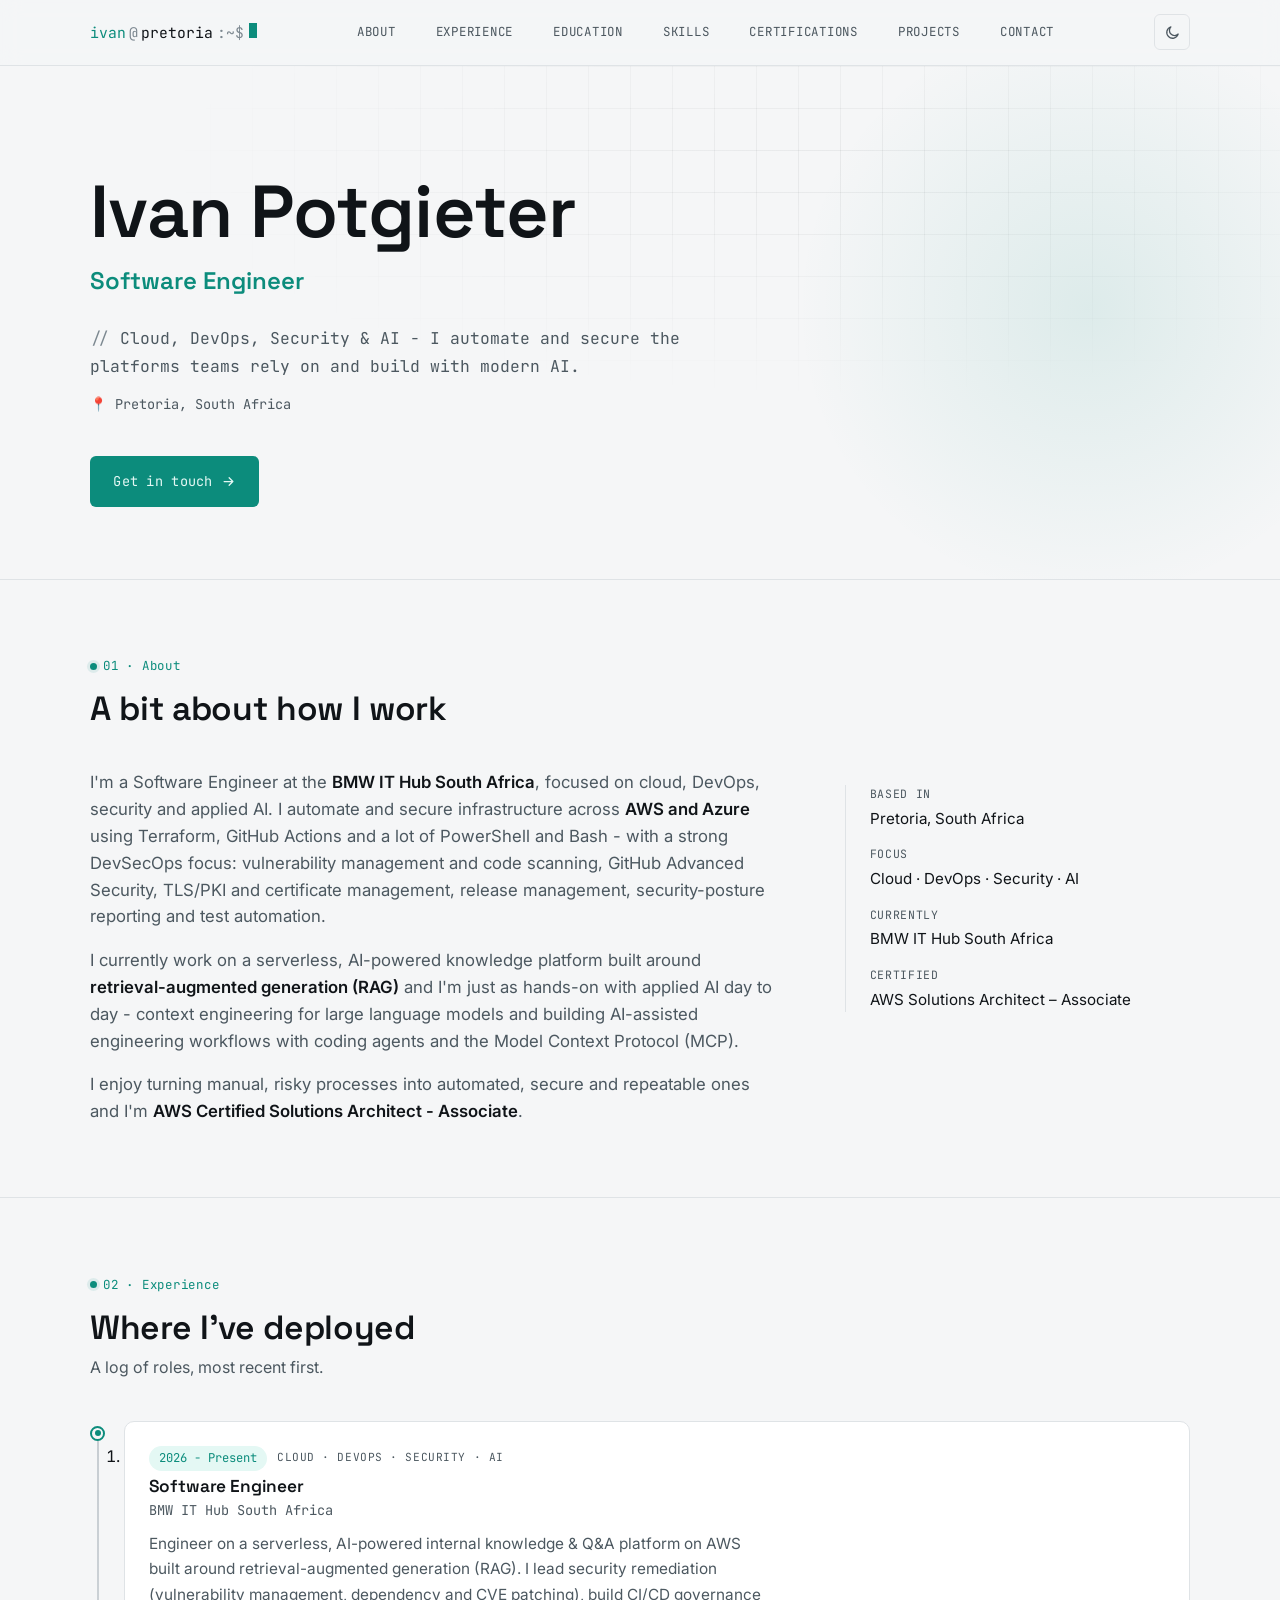
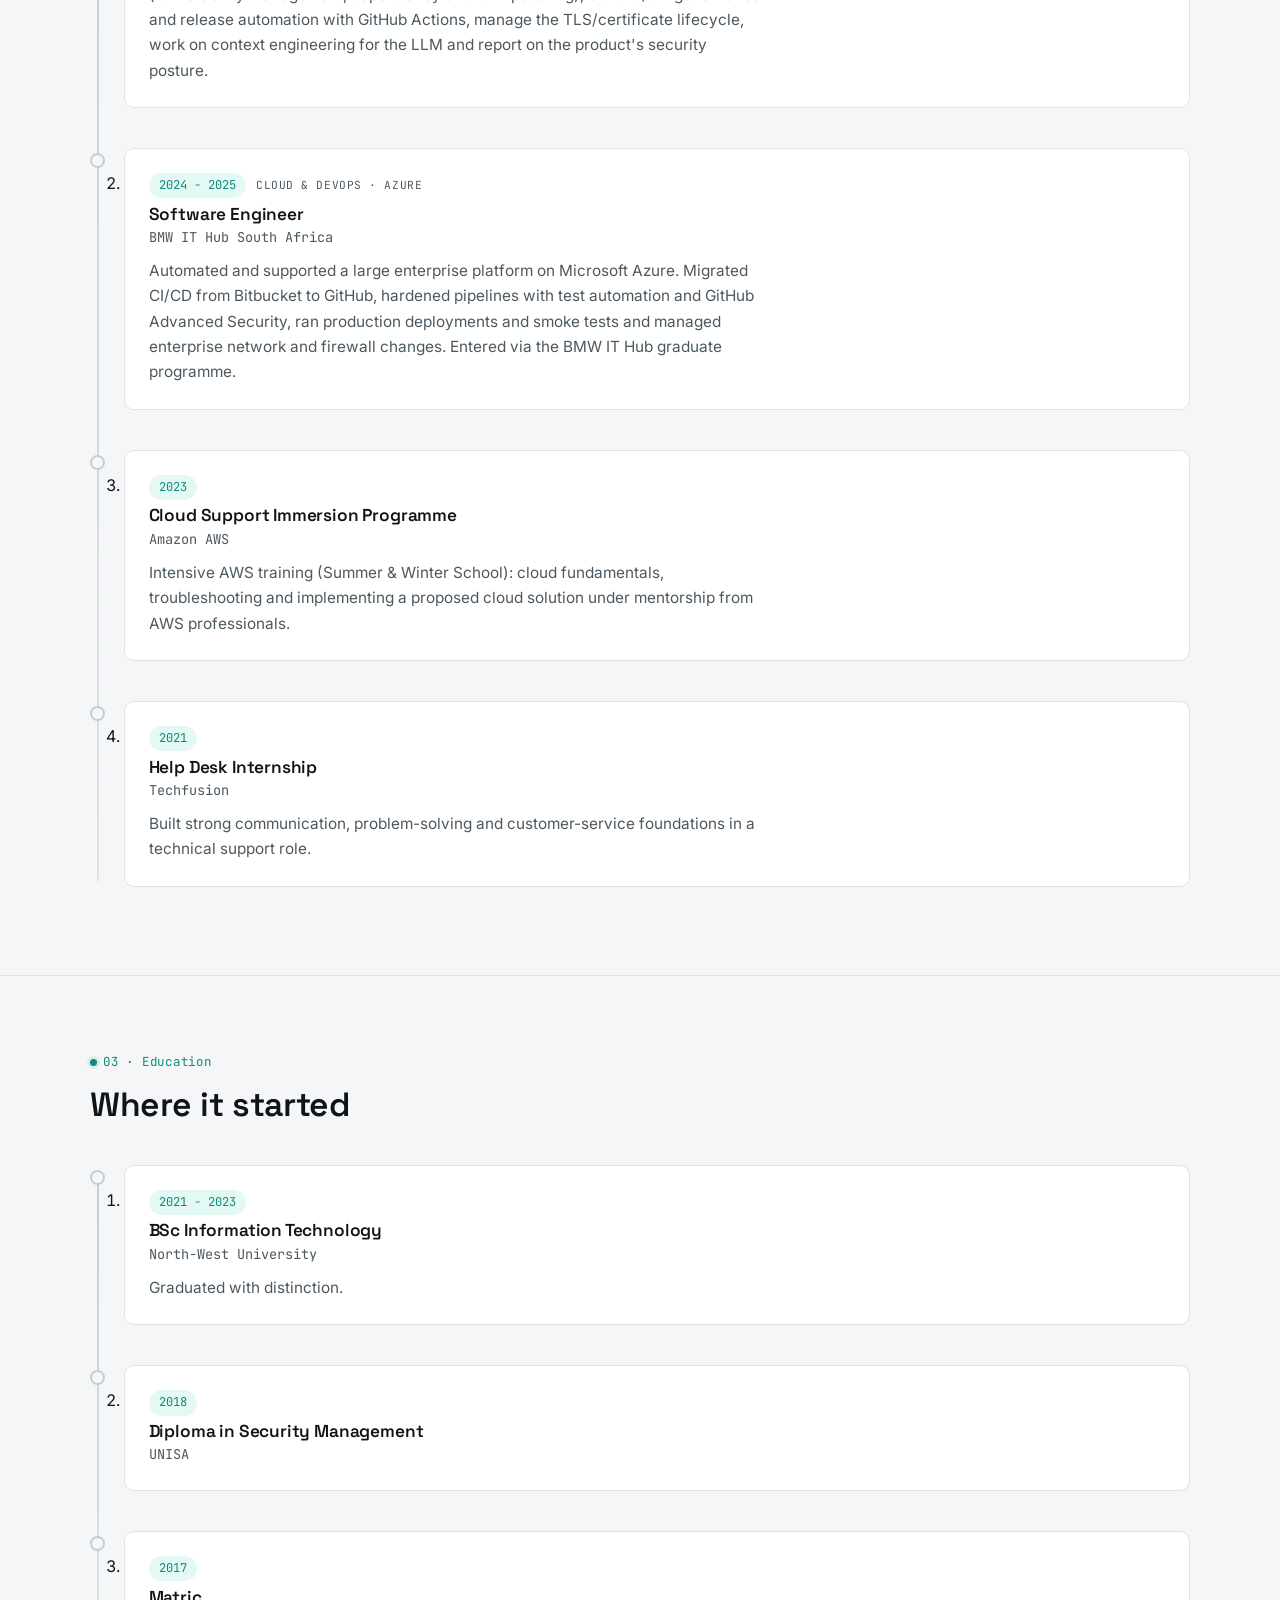
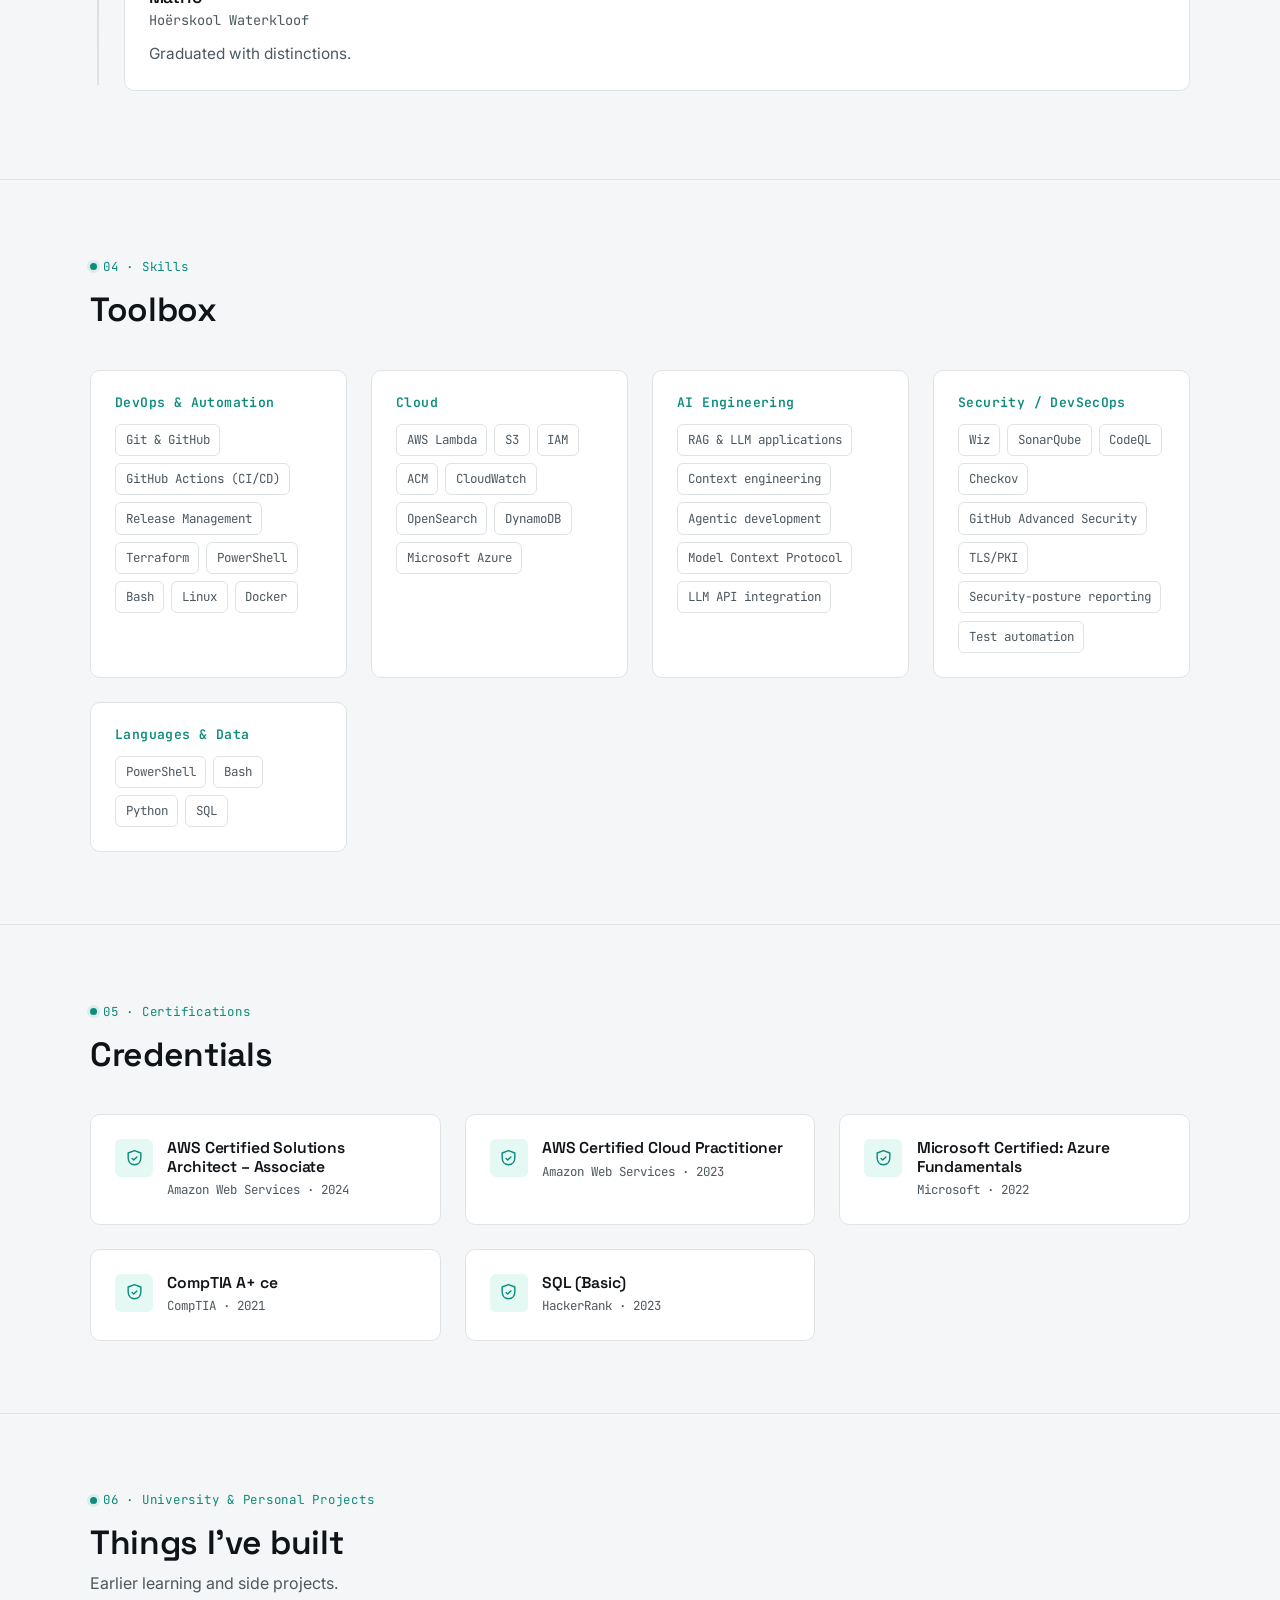
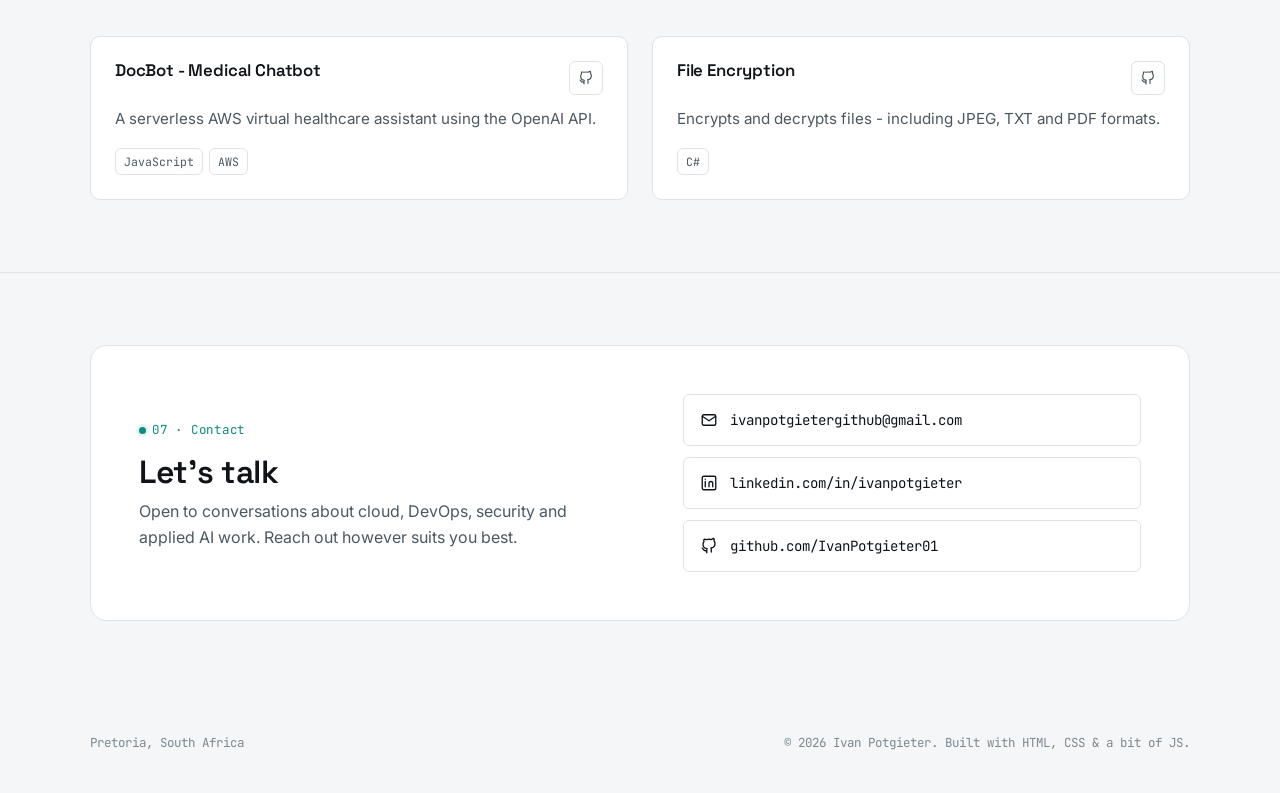
<file: index.html>
<!doctype html>
<html lang="en" data-theme="dark">
<head>
<meta charset="UTF-8">
<meta name="viewport" content="width=device-width, initial-scale=1.0">
<title>Ivan Potgieter - Software Engineer</title>
<meta name="description" content="Ivan Potgieter - Software Engineer specialising in cloud, DevOps, security and applied AI. Based in Pretoria, South Africa.">
<link rel="icon" href="data:image/svg+xml,<svg xmlns=%22http://www.w3.org/2000/svg%22 viewBox=%220 0 32 32%22><rect width=%2232%22 height=%2232%22 rx=%227%22 fill=%22%2309-0D11%22/><text x=%2216%22 y=%2222%22 font-size=%2216%22 text-anchor=%22middle%22 fill=%22%233FDCC4%22 font-family=%22monospace%22>&gt;_</text></svg>">
<link rel="stylesheet" href="styles.css">
</head>
<body>

<a href="#main" class="skip-link">Skip to content</a>

<header class="site-nav">
  <div class="container nav-inner">
    <a href="#top" class="brand" aria-label="Ivan Potgieter, home">
      <span class="prompt-user">ivan</span><span class="prompt-sep">@</span>pretoria<span class="prompt-sep">:~$</span><span class="caret" aria-hidden="true"></span>
    </a>

    <nav id="primary-nav" class="nav-links" data-open="false" aria-label="Primary">
      <a href="#about">About</a>
      <a href="#experience">Experience</a>
      <a href="#education">Education</a>
      <a href="#skills">Skills</a>
      <a href="#certifications">Certifications</a>
      <a href="#projects">Projects</a>
      <a href="#contact">Contact</a>
    </nav>

    <div class="nav-controls">
      <button class="icon-btn theme-toggle" id="theme-toggle" type="button" aria-label="Toggle dark and light theme">
        <svg class="icon-sun" viewBox="0 0 24 24" fill="none" stroke="currentColor" stroke-width="1.8" stroke-linecap="round"><circle cx="12" cy="12" r="4.5"/><path d="M12 2.5v2.5M12 19v2.5M4.2 4.2l1.8 1.8M18 18l1.8 1.8M2.5 12H5M19 12h2.5M4.2 19.8L6 18M18 6l1.8-1.8"/></svg>
        <svg class="icon-moon" viewBox="0 0 24 24" fill="none" stroke="currentColor" stroke-width="1.8" stroke-linecap="round" stroke-linejoin="round"><path d="M20 14.2A8.2 8.2 0 1 1 9.8 4a6.4 6.4 0 0 0 10.2 10.2z"/></svg>
      </button>
      <button class="icon-btn nav-toggle" id="nav-toggle" type="button" aria-label="Toggle navigation menu" aria-expanded="false" aria-controls="primary-nav">
        <svg viewBox="0 0 24 24" fill="none" stroke="currentColor" stroke-width="1.8" stroke-linecap="round"><path d="M3 6h18M3 12h18M3 18h18"/></svg>
      </button>
    </div>
  </div>
</header>

<main id="main">

  <!-- HERO -->
  <section class="hero" id="top">
    <div class="hero-grid" aria-hidden="true"></div>
    <div class="hero-glow" aria-hidden="true"></div>
    <div class="container hero-inner">
      <h1>Ivan Potgieter</h1>
      <p class="role">Software Engineer</p>
      <p class="tagline"><span class="comment-mark">// </span>Cloud, DevOps, Security &amp; AI - I automate and secure the platforms teams rely on and build with modern AI.</p>
      <p class="location mono">📍 Pretoria, South Africa</p>
      <div class="hero-ctas">
        <a class="btn btn-primary" href="#contact">
          Get in touch
          <svg width="15" height="15" viewBox="0 0 24 24" fill="none" stroke="currentColor" stroke-width="2" stroke-linecap="round" stroke-linejoin="round"><path d="M5 12h14M13 6l6 6-6 6"/></svg>
        </a>
      </div>
    </div>
  </section>

  <!-- ABOUT -->
  <section id="about">
    <div class="container">
      <div class="section-head">
        <span class="eyebrow">01 · About</span>
        <h2>A bit about how I work</h2>
      </div>
      <div class="about-layout">
        <div class="about-text reveal">
          <p>I'm a Software Engineer at the <strong>BMW IT Hub South Africa</strong>, focused on cloud, DevOps, security and applied AI. I automate and secure infrastructure across <strong>AWS and Azure</strong> using Terraform, GitHub Actions and a lot of PowerShell and Bash - with a strong DevSecOps focus: vulnerability management and code scanning, GitHub Advanced Security, TLS/PKI and certificate management, release management, security-posture reporting and test automation.</p>
          <p>I currently work on a serverless, AI-powered knowledge platform built around <strong>retrieval-augmented generation (RAG)</strong> and I'm just as hands-on with applied AI day to day - context engineering for large language models and building AI-assisted engineering workflows with coding agents and the Model Context Protocol (MCP).</p>
          <p>I enjoy turning manual, risky processes into automated, secure and repeatable ones and I'm <strong>AWS Certified Solutions Architect - Associate</strong>.</p>
        </div>
        <dl class="about-facts reveal">
          <div class="fact">
            <dt>Based in</dt>
            <dd>Pretoria, South Africa</dd>
          </div>
          <div class="fact">
            <dt>Focus</dt>
            <dd>Cloud · DevOps · Security · AI</dd>
          </div>
          <div class="fact">
            <dt>Currently</dt>
            <dd>BMW IT Hub South Africa</dd>
          </div>
          <div class="fact">
            <dt>Certified</dt>
            <dd>AWS Solutions Architect – Associate</dd>
          </div>
        </dl>
      </div>
    </div>
  </section>

  <!-- EXPERIENCE -->
  <section id="experience">
    <div class="container">
      <div class="section-head">
        <span class="eyebrow">02 · Experience</span>
        <h2>Where I've deployed</h2>
        <p class="lede">A log of roles, most recent first.</p>
      </div>

      <ol class="timeline">
        <li class="timeline-item is-current">
          <span class="timeline-node" aria-hidden="true"></span>
          <div class="timeline-card">
            <div class="timeline-meta">
              <span class="timeline-date">2026 - Present</span>
              <span class="timeline-status">Cloud · DevOps · Security · AI</span>
            </div>
            <h3>Software Engineer</h3>
            <p class="timeline-org">BMW IT Hub South Africa</p>
            <p class="timeline-desc">Engineer on a serverless, AI-powered internal knowledge &amp; Q&amp;A platform on AWS built around retrieval-augmented generation (RAG). I lead security remediation (vulnerability management, dependency and CVE patching), build CI/CD governance and release automation with GitHub Actions, manage the TLS/certificate lifecycle, work on context engineering for the LLM and report on the product's security posture.</p>
          </div>
        </li>

        <li class="timeline-item">
          <span class="timeline-node" aria-hidden="true"></span>
          <div class="timeline-card">
            <div class="timeline-meta">
              <span class="timeline-date">2024 - 2025</span>
              <span class="timeline-status">Cloud &amp; DevOps · Azure</span>
            </div>
            <h3>Software Engineer</h3>
            <p class="timeline-org">BMW IT Hub South Africa</p>
            <p class="timeline-desc">Automated and supported a large enterprise platform on Microsoft Azure. Migrated CI/CD from Bitbucket to GitHub, hardened pipelines with test automation and GitHub Advanced Security, ran production deployments and smoke tests and managed enterprise network and firewall changes. Entered via the BMW IT Hub graduate programme.</p>
          </div>
        </li>

        <li class="timeline-item">
          <span class="timeline-node" aria-hidden="true"></span>
          <div class="timeline-card">
            <div class="timeline-meta">
              <span class="timeline-date">2023</span>
            </div>
            <h3>Cloud Support Immersion Programme</h3>
            <p class="timeline-org">Amazon AWS</p>
            <p class="timeline-desc">Intensive AWS training (Summer &amp; Winter School): cloud fundamentals, troubleshooting and implementing a proposed cloud solution under mentorship from AWS professionals.</p>
          </div>
        </li>

        <li class="timeline-item">
          <span class="timeline-node" aria-hidden="true"></span>
          <div class="timeline-card">
            <div class="timeline-meta">
              <span class="timeline-date">2021</span>
            </div>
            <h3>Help Desk Internship</h3>
            <p class="timeline-org">Techfusion</p>
            <p class="timeline-desc">Built strong communication, problem-solving and customer-service foundations in a technical support role.</p>
          </div>
        </li>
      </ol>
    </div>
  </section>

  <!-- EDUCATION -->
  <section id="education">
    <div class="container">
      <div class="section-head">
        <span class="eyebrow">03 · Education</span>
        <h2>Where it started</h2>
      </div>

      <ol class="timeline">
        <li class="timeline-item">
          <span class="timeline-node" aria-hidden="true"></span>
          <div class="timeline-card">
            <div class="timeline-meta">
              <span class="timeline-date">2021 - 2023</span>
            </div>
            <h3>BSc Information Technology</h3>
            <p class="timeline-org">North-West University</p>
            <p class="timeline-desc">Graduated with distinction.</p>
          </div>
        </li>

        <li class="timeline-item">
          <span class="timeline-node" aria-hidden="true"></span>
          <div class="timeline-card">
            <div class="timeline-meta">
              <span class="timeline-date">2018</span>
            </div>
            <h3>Diploma in Security Management</h3>
            <p class="timeline-org">UNISA</p>
          </div>
        </li>

        <li class="timeline-item">
          <span class="timeline-node" aria-hidden="true"></span>
          <div class="timeline-card">
            <div class="timeline-meta">
              <span class="timeline-date">2017</span>
            </div>
            <h3>Matric</h3>
            <p class="timeline-org">Hoërskool Waterkloof</p>
            <p class="timeline-desc">Graduated with distinctions.</p>
          </div>
        </li>
      </ol>
    </div>
  </section>

  <!-- SKILLS -->
  <section id="skills">
    <div class="container">
      <div class="section-head">
        <span class="eyebrow">04 · Skills</span>
        <h2>Toolbox</h2>
      </div>

      <div class="skills-grid">
        <div class="skill-group">
          <h3>DevOps &amp; Automation</h3>
          <div class="chip-list">
            <span class="chip">Git &amp; GitHub</span>
            <span class="chip">GitHub Actions (CI/CD)</span>
            <span class="chip">Release Management</span>
            <span class="chip">Terraform</span>
            <span class="chip">PowerShell</span>
            <span class="chip">Bash</span>
            <span class="chip">Linux</span>
            <span class="chip">Docker</span>
          </div>
        </div>

        <div class="skill-group">
          <h3>Cloud</h3>
          <div class="chip-list">
            <span class="chip">AWS Lambda</span>
            <span class="chip">S3</span>
            <span class="chip">IAM</span>
            <span class="chip">ACM</span>
            <span class="chip">CloudWatch</span>
            <span class="chip">OpenSearch</span>
            <span class="chip">DynamoDB</span>
            <span class="chip">Microsoft Azure</span>
          </div>
        </div>

        <div class="skill-group">
          <h3>AI Engineering</h3>
          <div class="chip-list">
            <span class="chip">RAG &amp; LLM applications</span>
            <span class="chip">Context engineering</span>
            <span class="chip">Agentic development</span>
            <span class="chip">Model Context Protocol</span>
            <span class="chip">LLM API integration</span>
          </div>
        </div>

        <div class="skill-group">
          <h3>Security / DevSecOps</h3>
          <div class="chip-list">
            <span class="chip">Wiz</span>
            <span class="chip">SonarQube</span>
            <span class="chip">CodeQL</span>
            <span class="chip">Checkov</span>
            <span class="chip">GitHub Advanced Security</span>
            <span class="chip">TLS/PKI</span>
            <span class="chip">Security-posture reporting</span>
            <span class="chip">Test automation</span>
          </div>
        </div>

        <div class="skill-group">
          <h3>Languages &amp; Data</h3>
          <div class="chip-list">
            <span class="chip">PowerShell</span>
            <span class="chip">Bash</span>
            <span class="chip">Python</span>
            <span class="chip">SQL</span>
          </div>
        </div>
      </div>
    </div>
  </section>

  <!-- CERTIFICATIONS -->
  <section id="certifications">
    <div class="container">
      <div class="section-head">
        <span class="eyebrow">05 · Certifications</span>
        <h2>Credentials</h2>
      </div>

      <div class="cert-grid">
        <div class="cert-card">
          <span class="cert-icon" aria-hidden="true">
            <svg viewBox="0 0 24 24" fill="none" stroke="currentColor" stroke-width="1.8" stroke-linecap="round" stroke-linejoin="round"><path d="M12 2 4 5v6c0 5 3.4 8.7 8 9 4.6-.3 8-4 8-9V5l-8-3z"/><path d="M9 12l2 2 4-4"/></svg>
          </span>
          <div>
            <h3>AWS Certified Solutions Architect – Associate</h3>
            <p class="cert-meta">Amazon Web Services · 2024</p>
          </div>
        </div>

        <div class="cert-card">
          <span class="cert-icon" aria-hidden="true">
            <svg viewBox="0 0 24 24" fill="none" stroke="currentColor" stroke-width="1.8" stroke-linecap="round" stroke-linejoin="round"><path d="M12 2 4 5v6c0 5 3.4 8.7 8 9 4.6-.3 8-4 8-9V5l-8-3z"/><path d="M9 12l2 2 4-4"/></svg>
          </span>
          <div>
            <h3>AWS Certified Cloud Practitioner</h3>
            <p class="cert-meta">Amazon Web Services · 2023</p>
          </div>
        </div>

        <div class="cert-card">
          <span class="cert-icon" aria-hidden="true">
            <svg viewBox="0 0 24 24" fill="none" stroke="currentColor" stroke-width="1.8" stroke-linecap="round" stroke-linejoin="round"><path d="M12 2 4 5v6c0 5 3.4 8.7 8 9 4.6-.3 8-4 8-9V5l-8-3z"/><path d="M9 12l2 2 4-4"/></svg>
          </span>
          <div>
            <h3>Microsoft Certified: Azure Fundamentals</h3>
            <p class="cert-meta">Microsoft · 2022</p>
          </div>
        </div>

        <div class="cert-card">
          <span class="cert-icon" aria-hidden="true">
            <svg viewBox="0 0 24 24" fill="none" stroke="currentColor" stroke-width="1.8" stroke-linecap="round" stroke-linejoin="round"><path d="M12 2 4 5v6c0 5 3.4 8.7 8 9 4.6-.3 8-4 8-9V5l-8-3z"/><path d="M9 12l2 2 4-4"/></svg>
          </span>
          <div>
            <h3>CompTIA A+ ce</h3>
            <p class="cert-meta">CompTIA · 2021</p>
          </div>
        </div>

        <div class="cert-card">
          <span class="cert-icon" aria-hidden="true">
            <svg viewBox="0 0 24 24" fill="none" stroke="currentColor" stroke-width="1.8" stroke-linecap="round" stroke-linejoin="round"><path d="M12 2 4 5v6c0 5 3.4 8.7 8 9 4.6-.3 8-4 8-9V5l-8-3z"/><path d="M9 12l2 2 4-4"/></svg>
          </span>
          <div>
            <h3>SQL (Basic)</h3>
            <p class="cert-meta">HackerRank · 2023</p>
          </div>
        </div>
      </div>
    </div>
  </section>

  <!-- PROJECTS -->
  <section id="projects">
    <div class="container">
      <div class="section-head">
        <span class="eyebrow">06 · University &amp; Personal Projects</span>
        <h2>Things I've built</h2>
        <p class="lede">Earlier learning and side projects.</p>
      </div>

      <div class="project-grid">
        <div class="project-card">
          <div class="project-top">
            <h3>DocBot - Medical Chatbot</h3>
            <a class="project-link" href="https://github.com/IvanPotgieter01/DocBot-Medical-Chatbot" target="_blank" rel="noopener" aria-label="View DocBot on GitHub">
              <svg viewBox="0 0 24 24" fill="none" stroke="currentColor" stroke-width="1.8" stroke-linecap="round" stroke-linejoin="round"><path d="M9 18c-4.5 1.5-4.5-2.5-6-3m12 5v-3.5c0-1 .1-1.4-.5-2 2.8-.3 5.5-1.4 5.5-6a4.6 4.6 0 0 0-1.3-3.2 4.2 4.2 0 0 0-.1-3.2s-1.1-.3-3.5 1.3a12.3 12.3 0 0 0-6.2 0C6.5 2.8 5.4 3.1 5.4 3.1a4.2 4.2 0 0 0-.1 3.2A4.6 4.6 0 0 0 4 9.5c0 4.6 2.7 5.7 5.5 6-.6.6-.6 1.2-.5 2V21"/></svg>
            </a>
          </div>
          <p>A serverless AWS virtual healthcare assistant using the OpenAI API.</p>
          <div class="project-tech">
            <span>JavaScript</span>
            <span>AWS</span>
          </div>
        </div>

        <div class="project-card">
          <div class="project-top">
            <h3>File Encryption</h3>
            <a class="project-link" href="https://github.com/IvanPotgieter01/File-Encryption" target="_blank" rel="noopener" aria-label="View File Encryption on GitHub">
              <svg viewBox="0 0 24 24" fill="none" stroke="currentColor" stroke-width="1.8" stroke-linecap="round" stroke-linejoin="round"><path d="M9 18c-4.5 1.5-4.5-2.5-6-3m12 5v-3.5c0-1 .1-1.4-.5-2 2.8-.3 5.5-1.4 5.5-6a4.6 4.6 0 0 0-1.3-3.2 4.2 4.2 0 0 0-.1-3.2s-1.1-.3-3.5 1.3a12.3 12.3 0 0 0-6.2 0C6.5 2.8 5.4 3.1 5.4 3.1a4.2 4.2 0 0 0-.1 3.2A4.6 4.6 0 0 0 4 9.5c0 4.6 2.7 5.7 5.5 6-.6.6-.6 1.2-.5 2V21"/></svg>
            </a>
          </div>
          <p>Encrypts and decrypts files - including JPEG, TXT and PDF formats.</p>
          <div class="project-tech">
            <span>C#</span>
          </div>
        </div>
      </div>
    </div>
  </section>

  <!-- CONTACT -->
  <section id="contact" class="contact-section">
    <div class="container">
      <div class="contact-panel reveal">
        <div>
          <span class="eyebrow">07 · Contact</span>
          <h2>Let's talk</h2>
          <p class="lede">Open to conversations about cloud, DevOps, security and applied AI work. Reach out however suits you best.</p>
        </div>
        <div class="contact-links">
          <a href="mailto:ivanpotgietergithub@gmail.com">
            <svg viewBox="0 0 24 24" fill="none" stroke="currentColor" stroke-width="1.8" stroke-linecap="round" stroke-linejoin="round"><rect x="3" y="5" width="18" height="14" rx="2"/><path d="m3 7 9 6 9-6"/></svg>
            <span class="contact-text">ivanpotgietergithub@gmail.com</span>
          </a>
          <a href="https://www.linkedin.com/in/ivanpotgieter/" target="_blank" rel="noopener">
            <svg viewBox="0 0 24 24" fill="none" stroke="currentColor" stroke-width="1.8" stroke-linecap="round" stroke-linejoin="round"><rect x="3" y="3" width="18" height="18" rx="2"/><path d="M7 10v7M7 7v.01M12 17v-4.5a2.5 2.5 0 0 1 5 0V17M12 12.5V17"/></svg>
            <span class="contact-text">linkedin.com/in/ivanpotgieter</span>
          </a>
          <a href="https://github.com/IvanPotgieter01" target="_blank" rel="noopener">
            <svg viewBox="0 0 24 24" fill="none" stroke="currentColor" stroke-width="1.8" stroke-linecap="round" stroke-linejoin="round"><path d="M9 18c-4.5 1.5-4.5-2.5-6-3m12 5v-3.5c0-1 .1-1.4-.5-2 2.8-.3 5.5-1.4 5.5-6a4.6 4.6 0 0 0-1.3-3.2 4.2 4.2 0 0 0-.1-3.2s-1.1-.3-3.5 1.3a12.3 12.3 0 0 0-6.2 0C6.5 2.8 5.4 3.1 5.4 3.1a4.2 4.2 0 0 0-.1 3.2A4.6 4.6 0 0 0 4 9.5c0 4.6 2.7 5.7 5.5 6-.6.6-.6 1.2-.5 2V21"/></svg>
            <span class="contact-text">github.com/IvanPotgieter01</span>
          </a>
        </div>
      </div>
    </div>
  </section>

</main>

<footer class="site-footer">
  <div class="container footer-inner">
    <span>Pretoria, South Africa</span>
    <span>&copy; <span id="year"></span> Ivan Potgieter. Built with HTML, CSS &amp; a bit of JS.</span>
  </div>
</footer>

<script src="script.js"></script>
</body>
</html>
</file>
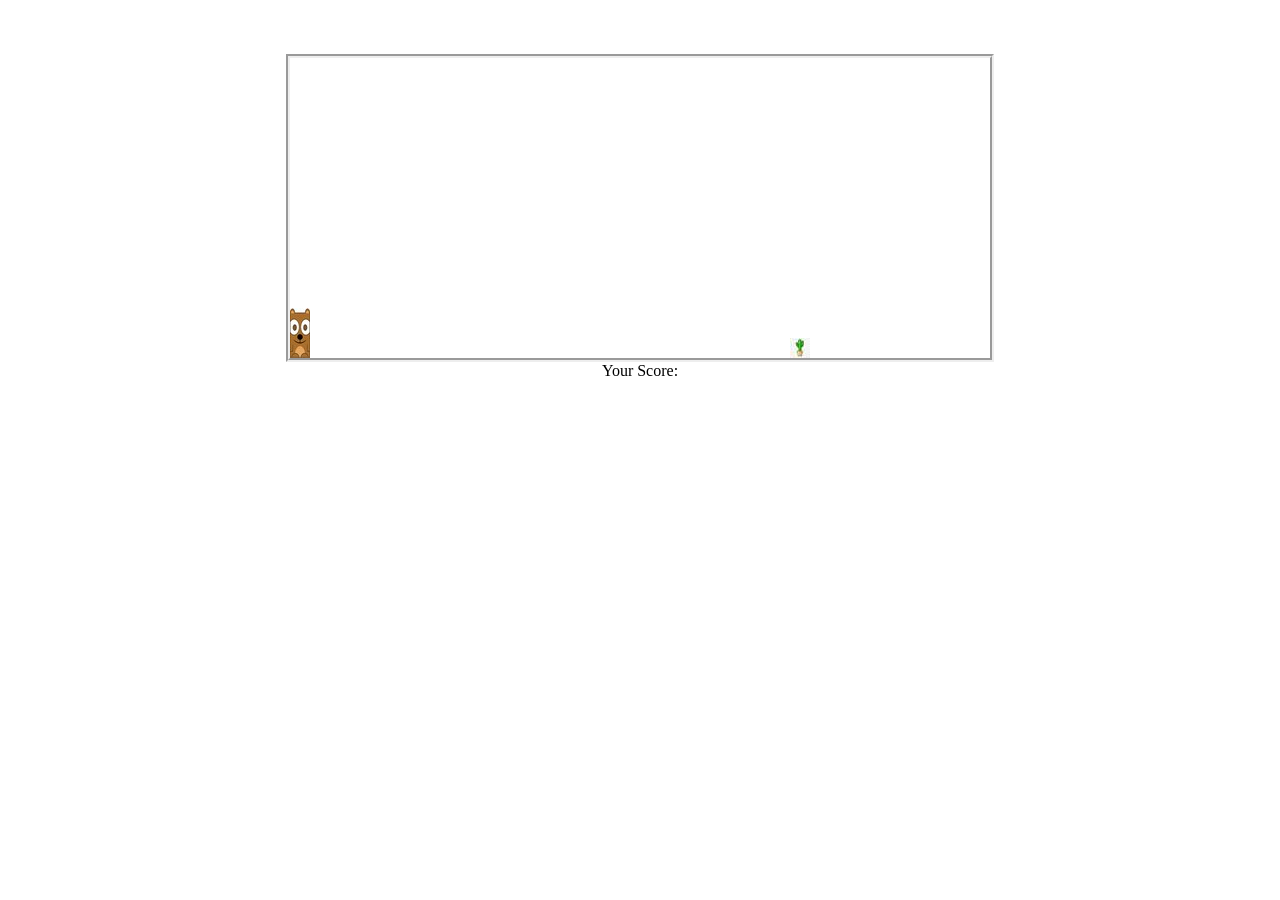
<file: gamePage.html>
<!DOCTYPE html>
<html lang="en" onclick="jump()" ondblclick="jump2()">
<head>
    <meta charset="UTF-8">
    <title>Jumping Game</title>
    <link rel="stylesheet" href="style.css">
</head>
<body>
    <br>
    <br>
    <br>
    <div class="game">
        <div id="character"></div>
        <div id="block"></div>
    </div>
    <p>Your Score: <span id="scoreSpan"></span></p>
</body>
<script src="script.js"></script>
</html>
</file>
<file: styles.css>
/* =========================================================
   Ivan Potgieter - Portfolio / CV
   Design language: terminal prompt + git-log / CI pipeline.
   ========================================================= */

/* ---------- Fonts ---------- */
@import url('https://fonts.googleapis.com/css2?family=Space+Grotesk:wght@500;600;700&family=Inter:wght@400;500;600&family=JetBrains+Mono:wght@400;500;600&display=swap');

/* ---------- Design tokens ---------- */
:root {
  --font-display: 'Space Grotesk', 'Segoe UI', sans-serif;
  --font-body: 'Inter', 'Segoe UI', sans-serif;
  --font-mono: 'JetBrains Mono', 'SFMono-Regular', Consolas, monospace;

  --radius-sm: 6px;
  --radius-md: 10px;
  --radius-lg: 16px;

  --ease: cubic-bezier(0.22, 1, 0.36, 1);
  --dur: 0.5s;

  --space-1: 0.5rem;
  --space-2: 0.875rem;
  --space-3: 1.5rem;
  --space-4: 2.5rem;
  --space-5: 4rem;
  --space-6: 4.5rem;

  --container: 1180px;
}

[data-theme="dark"] {
  --bg: #090D11;
  --bg-elevated: #0E1419;
  --surface: #121920;
  --surface-hover: #161E26;
  --border: #202A33;
  --border-strong: #2C3843;
  --text: #E8ECEF;
  --text-muted: #93A2AD;
  --text-dim: #5B6975;
  --accent: #3FDCC4;
  --accent-strong: #74EFDD;
  --accent-ink: #04211D;
  --amber: #FFB454;
  --shadow: 0 20px 50px -25px rgba(0, 0, 0, 0.6);
  --grid-line: rgba(232, 236, 239, 0.05);
  --glow: rgba(63, 220, 196, 0.14);
}

[data-theme="light"] {
  --bg: #F5F6F7;
  --bg-elevated: #FFFFFF;
  --surface: #FFFFFF;
  --surface-hover: #F0F2F3;
  --border: #DFE3E6;
  --border-strong: #C7CDD2;
  --text: #101418;
  --text-muted: #4C5860;
  --text-dim: #7C8890;
  --accent: #0C8C7C;
  --accent-strong: #076A5D;
  --accent-ink: #E4F8F4;
  --amber: #A8660E;
  --shadow: 0 20px 50px -25px rgba(16, 20, 24, 0.18);
  --grid-line: rgba(16, 20, 24, 0.06);
  --glow: rgba(12, 140, 124, 0.10);
}

/* ---------- Reset ---------- */
*, *::before, *::after { box-sizing: border-box; }
html { scroll-behavior: smooth; }
@media (prefers-reduced-motion: reduce) {
  html { scroll-behavior: auto; }
  *, *::before, *::after {
    animation-duration: 0.001ms !important;
    animation-iteration-count: 1 !important;
    transition-duration: 0.001ms !important;
    scroll-behavior: auto !important;
  }
}

body {
  margin: 0;
  background: var(--bg);
  color: var(--text);
  font-family: var(--font-body);
  font-size: 16px;
  line-height: 1.6;
  -webkit-font-smoothing: antialiased;
  transition: background var(--dur) var(--ease), color var(--dur) var(--ease);
}

h1, h2, h3, h4 {
  font-family: var(--font-display);
  font-weight: 600;
  line-height: 1.15;
  margin: 0;
  letter-spacing: -0.01em;
}

p { margin: 0; }
a { color: inherit; text-decoration: none; }
ul { margin: 0; padding: 0; list-style: none; }
img, svg { display: block; max-width: 100%; }
button { font: inherit; color: inherit; background: none; border: 0; cursor: pointer; }

.container {
  width: 100%;
  max-width: var(--container);
  margin-inline: auto;
  padding-inline: clamp(1.25rem, 4vw, 2.5rem);
}

.mono { font-family: var(--font-mono); }

.skip-link {
  position: absolute;
  left: -999px;
  top: 0;
  background: var(--accent);
  color: var(--accent-ink);
  padding: 0.75rem 1.25rem;
  border-radius: var(--radius-sm);
  z-index: 200;
  font-family: var(--font-mono);
  font-size: 0.85rem;
}
.skip-link:focus {
  left: 1rem;
  top: 1rem;
}

:focus-visible {
  outline: 2px solid var(--accent);
  outline-offset: 3px;
  border-radius: 3px;
}

/* ---------- Eyebrow / section labels ---------- */
.eyebrow {
  display: inline-flex;
  align-items: center;
  gap: 0.5em;
  font-family: var(--font-mono);
  font-size: 0.78rem;
  letter-spacing: 0.06em;
  color: var(--accent);
  margin-bottom: var(--space-2);
}
.eyebrow::before {
  content: '';
  width: 7px;
  height: 7px;
  border-radius: 50%;
  background: var(--accent);
  box-shadow: 0 0 0 3px var(--glow);
}

.section-head {
  max-width: 640px;
  margin-bottom: var(--space-4);
}
.section-head h2 {
  font-size: clamp(1.6rem, 3vw, 2.1rem);
}
.section-head .lede {
  color: var(--text-muted);
  margin-top: var(--space-1);
  font-size: 1rem;
}

section {
  padding-block: var(--space-6);
  border-bottom: 1px solid var(--border);
}
section:last-of-type { border-bottom: none; }

/* ---------- Nav ---------- */
.site-nav {
  position: sticky;
  top: 0;
  z-index: 100;
  background: color-mix(in srgb, var(--bg) 82%, transparent);
  backdrop-filter: blur(10px);
  border-bottom: 1px solid var(--border);
}
.nav-inner {
  display: flex;
  align-items: center;
  justify-content: space-between;
  padding-block: 0.9rem;
}
.brand {
  font-family: var(--font-mono);
  font-size: 0.92rem;
  color: var(--text);
  display: inline-flex;
  align-items: baseline;
  gap: 0.2rem;
  white-space: nowrap;
}
.brand .prompt-user { color: var(--accent); }
.brand .prompt-sep { color: var(--text-dim); }
.brand .caret {
  display: inline-block;
  width: 0.55em;
  height: 1em;
  background: var(--accent);
  margin-left: 0.15em;
  vertical-align: text-bottom;
  animation: blink 1.1s steps(1) infinite;
}
@keyframes blink { 50% { opacity: 0; } }

.nav-links {
  display: flex;
  align-items: center;
  gap: var(--space-4);
}
.nav-links a {
  font-family: var(--font-mono);
  font-size: 0.78rem;
  letter-spacing: 0.06em;
  text-transform: uppercase;
  color: var(--text-muted);
  position: relative;
  padding-block: 0.3rem;
  transition: color 0.2s var(--ease);
}
.nav-links a::after {
  content: '';
  position: absolute;
  left: 0; right: 0; bottom: -2px;
  height: 2px;
  background: var(--accent);
  transform: scaleX(0);
  transform-origin: left;
  transition: transform 0.25s var(--ease);
}
.nav-links a:hover,
.nav-links a:focus-visible { color: var(--text); }
.nav-links a:hover::after,
.nav-links a:focus-visible::after { transform: scaleX(1); }

.nav-controls {
  display: flex;
  align-items: center;
  gap: 0.6rem;
}

.icon-btn {
  width: 36px;
  height: 36px;
  display: inline-flex;
  align-items: center;
  justify-content: center;
  border: 1px solid var(--border);
  border-radius: var(--radius-sm);
  color: var(--text-muted);
  transition: border-color 0.2s var(--ease), color 0.2s var(--ease), background 0.2s var(--ease);
}
.icon-btn:hover { color: var(--text); border-color: var(--border-strong); background: var(--surface-hover); }
.icon-btn svg { width: 17px; height: 17px; }

.theme-toggle .icon-moon { display: none; }
[data-theme="light"] .theme-toggle .icon-sun { display: none; }
[data-theme="light"] .theme-toggle .icon-moon { display: block; }

.nav-toggle { display: none; }

/* Mobile nav */
@media (max-width: 860px) {
  .nav-toggle { display: inline-flex; }
  .nav-links {
    position: fixed;
    inset: 64px 0 0 0;
    background: var(--bg);
    flex-direction: column;
    align-items: flex-start;
    gap: 0;
    padding: var(--space-3) clamp(1.25rem, 4vw, 2.5rem);
    transform: translateY(-8px);
    opacity: 0;
    pointer-events: none;
    transition: opacity 0.25s var(--ease), transform 0.25s var(--ease);
  }
  .nav-links[data-open="true"] {
    opacity: 1;
    transform: translateY(0);
    pointer-events: auto;
  }
  .nav-links a {
    width: 100%;
    padding-block: 0.9rem;
    border-bottom: 1px solid var(--border);
    font-size: 0.85rem;
  }
}

/* ---------- Hero ---------- */
.hero {
  position: relative;
  padding-block: clamp(3.5rem, 9vw, 6.5rem) var(--space-6);
  overflow: hidden;
  border-bottom: 1px solid var(--border);
}
.hero-grid {
  position: absolute;
  inset: 0;
  z-index: 0;
  background-image:
    linear-gradient(var(--grid-line) 1px, transparent 1px),
    linear-gradient(90deg, var(--grid-line) 1px, transparent 1px);
  background-size: 42px 42px;
  -webkit-mask-image: radial-gradient(ellipse 70% 60% at 65% 20%, black 0%, transparent 75%);
  mask-image: radial-gradient(ellipse 70% 60% at 65% 20%, black 0%, transparent 75%);
}
.hero-glow {
  position: absolute;
  top: -10%;
  right: -8%;
  width: 46vw;
  height: 46vw;
  max-width: 620px;
  max-height: 620px;
  background: radial-gradient(circle, var(--glow) 0%, transparent 70%);
  z-index: 0;
  pointer-events: none;
}
.hero-inner {
  position: relative;
  z-index: 1;
}
@keyframes pulse-dot {
  0% { box-shadow: 0 0 0 0 var(--glow); }
  70% { box-shadow: 0 0 0 8px transparent; }
  100% { box-shadow: 0 0 0 0 transparent; }
}

.hero h1 {
  font-size: clamp(2.6rem, 7vw, 4.6rem);
  max-width: 16ch;
}
.hero .role {
  font-size: clamp(1.15rem, 2.4vw, 1.5rem);
  color: var(--accent);
  font-family: var(--font-display);
  font-weight: 600;
  margin-top: var(--space-1);
}
.hero .tagline {
  font-family: var(--font-mono);
  font-size: clamp(0.92rem, 1.6vw, 1.02rem);
  color: var(--text-muted);
  max-width: 60ch;
  margin-top: var(--space-3);
  line-height: 1.7;
}
.hero .tagline .comment-mark { color: var(--text-dim); }

.hero .location {
  margin-top: var(--space-2);
  font-family: var(--font-mono);
  font-size: 0.85rem;
  color: var(--text-muted);
}

.hero-ctas {
  display: flex;
  flex-wrap: wrap;
  gap: 0.9rem;
  margin-top: var(--space-4);
}

.btn {
  display: inline-flex;
  align-items: center;
  gap: 0.5rem;
  padding: 0.85rem 1.4rem;
  border-radius: var(--radius-sm);
  font-family: var(--font-mono);
  font-size: 0.85rem;
  letter-spacing: 0.02em;
  border: 1px solid transparent;
  transition: transform 0.2s var(--ease), background 0.2s var(--ease), border-color 0.2s var(--ease), color 0.2s var(--ease);
}
.btn-primary {
  background: var(--accent);
  color: var(--accent-ink);
}
.btn-primary:hover { background: var(--accent-strong); transform: translateY(-2px); }
.btn-secondary {
  border-color: var(--border-strong);
  color: var(--text);
  background: var(--surface);
}
.btn-secondary:hover { border-color: var(--accent); color: var(--accent); transform: translateY(-2px); }

/* ---------- About ---------- */
.about-layout {
  display: grid;
  grid-template-columns: minmax(0, 2fr) minmax(0, 1fr);
  gap: var(--space-5);
  align-items: start;
}
.about-text p {
  font-size: 1.05rem;
  color: var(--text-muted);
  max-width: 68ch;
}
.about-text p + p { margin-top: 1em; }
.about-text strong { color: var(--text); font-weight: 600; }

.about-facts {
  display: flex;
  flex-direction: column;
  gap: 0.9rem;
  border-left: 1px solid var(--border);
  padding-left: var(--space-3);
}
.about-facts .fact dt {
  font-family: var(--font-mono);
  font-size: 0.72rem;
  letter-spacing: 0.06em;
  text-transform: uppercase;
  color: var(--text-muted);
}
.about-facts .fact dd {
  margin: 0.2rem 0 0;
  font-size: 0.95rem;
  color: var(--text);
}

@media (max-width: 780px) {
  .about-layout { grid-template-columns: 1fr; gap: var(--space-3); }
  .about-facts {
    border-left: none;
    border-top: 1px solid var(--border);
    padding-left: 0;
    padding-top: var(--space-3);
    flex-direction: row;
    flex-wrap: wrap;
    gap: var(--space-3) var(--space-4);
  }
}

/* ---------- Timeline (Experience / Education) ---------- */
.timeline {
  position: relative;
  padding-left: 2.1rem;
}
.timeline::before {
  content: '';
  position: absolute;
  left: 7px;
  top: 6px;
  bottom: 6px;
  width: 1.5px;
  background: linear-gradient(to bottom, var(--border-strong), var(--border));
}
.timeline-item {
  position: relative;
  padding-bottom: var(--space-4);
  opacity: 0;
  transform: translateY(18px);
  transition: opacity 0.6s var(--ease), transform 0.6s var(--ease);
}
.timeline-item.in-view { opacity: 1; transform: translateY(0); }
.timeline-item:last-child { padding-bottom: 0; }

.timeline-node {
  position: absolute;
  left: -2.1rem;
  top: 0.3rem;
  width: 15px;
  height: 15px;
  border-radius: 50%;
  background: var(--bg);
  border: 2px solid var(--border-strong);
  display: flex;
  align-items: center;
  justify-content: center;
}
.timeline-item.is-current .timeline-node {
  border-color: var(--accent);
}
.timeline-item.is-current .timeline-node::after {
  content: '';
  width: 6px;
  height: 6px;
  border-radius: 50%;
  background: var(--accent);
  animation: pulse-dot 2.2s ease-out infinite;
}

.timeline-card {
  background: var(--surface);
  border: 1px solid var(--border);
  border-radius: var(--radius-md);
  padding: var(--space-3);
  transition: border-color 0.2s var(--ease), transform 0.2s var(--ease);
}
.timeline-card:hover { border-color: var(--border-strong); }

.timeline-meta {
  display: flex;
  flex-wrap: wrap;
  align-items: center;
  gap: 0.6rem;
  margin-bottom: 0.4rem;
}
.timeline-date {
  font-family: var(--font-mono);
  font-size: 0.76rem;
  color: var(--accent);
  background: var(--accent-ink);
  border-radius: 999px;
  padding: 0.18rem 0.65rem;
}
.timeline-status {
  font-family: var(--font-mono);
  font-size: 0.7rem;
  letter-spacing: 0.05em;
  color: var(--text-muted);
  text-transform: uppercase;
}

.timeline-card h3 {
  font-size: 1.08rem;
  font-weight: 600;
}
.timeline-org {
  font-family: var(--font-mono);
  font-size: 0.85rem;
  color: var(--text-muted);
  margin-top: 0.15rem;
}
.timeline-desc {
  margin-top: 0.6rem;
  color: var(--text-muted);
  font-size: 0.96rem;
  line-height: 1.65;
  max-width: 62ch;
}

/* ---------- Skills ---------- */
.skills-grid {
  display: grid;
  grid-template-columns: repeat(auto-fit, minmax(240px, 1fr));
  gap: var(--space-3);
}
.skill-group {
  background: var(--surface);
  border: 1px solid var(--border);
  border-radius: var(--radius-md);
  padding: var(--space-3);
  opacity: 0;
  transform: translateY(14px);
  transition: opacity 0.6s var(--ease), transform 0.6s var(--ease);
}
.skill-group.in-view { opacity: 1; transform: translateY(0); }
.skill-group h3 {
  font-family: var(--font-mono);
  font-size: 0.82rem;
  letter-spacing: 0.03em;
  color: var(--accent);
  margin-bottom: var(--space-2);
}
.chip-list {
  display: flex;
  flex-wrap: wrap;
  gap: 0.45rem;
}
.chip {
  font-family: var(--font-mono);
  font-size: 0.78rem;
  color: var(--text-muted);
  border: 1px solid var(--border);
  border-radius: var(--radius-sm);
  padding: 0.32rem 0.6rem;
  transition: border-color 0.2s var(--ease), color 0.2s var(--ease);
}
.chip:hover { border-color: var(--accent); color: var(--text); }

/* ---------- Certifications ---------- */
.cert-grid {
  display: grid;
  grid-template-columns: repeat(auto-fit, minmax(260px, 1fr));
  gap: var(--space-3);
}
.cert-card {
  display: flex;
  gap: 0.9rem;
  align-items: flex-start;
  background: var(--surface);
  border: 1px solid var(--border);
  border-radius: var(--radius-md);
  padding: var(--space-3);
  opacity: 0;
  transform: translateY(14px);
  transition: opacity 0.6s var(--ease), transform 0.6s var(--ease), border-color 0.2s var(--ease);
}
.cert-card.in-view { opacity: 1; transform: translateY(0); }
.cert-card:hover { border-color: var(--border-strong); }
.cert-icon {
  flex-shrink: 0;
  width: 38px;
  height: 38px;
  border-radius: var(--radius-sm);
  background: var(--accent-ink);
  color: var(--accent);
  display: flex;
  align-items: center;
  justify-content: center;
}
.cert-icon svg { width: 19px; height: 19px; }
.cert-card h3 {
  font-size: 0.98rem;
  font-weight: 600;
}
.cert-card .cert-meta {
  margin-top: 0.25rem;
  font-family: var(--font-mono);
  font-size: 0.78rem;
  color: var(--text-muted);
}

/* ---------- Projects ---------- */
.project-grid {
  display: grid;
  grid-template-columns: repeat(auto-fit, minmax(280px, 1fr));
  gap: var(--space-3);
}
.project-card {
  background: var(--surface);
  border: 1px solid var(--border);
  border-radius: var(--radius-md);
  padding: var(--space-3);
  display: flex;
  flex-direction: column;
  gap: 0.75rem;
  opacity: 0;
  transform: translateY(14px);
  transition: opacity 0.6s var(--ease), transform 0.6s var(--ease), border-color 0.2s var(--ease), transform 0.2s var(--ease);
}
.project-card.in-view { opacity: 1; transform: translateY(0); }
.project-card:hover { border-color: var(--accent); }
.project-top {
  display: flex;
  align-items: flex-start;
  justify-content: space-between;
  gap: 0.75rem;
}
.project-card h3 { font-size: 1.05rem; }
.project-link {
  flex-shrink: 0;
  width: 34px;
  height: 34px;
  border: 1px solid var(--border);
  border-radius: var(--radius-sm);
  display: flex;
  align-items: center;
  justify-content: center;
  color: var(--text-muted);
  transition: color 0.2s var(--ease), border-color 0.2s var(--ease), transform 0.2s var(--ease);
}
.project-link svg { width: 16px; height: 16px; }
.project-link:hover { color: var(--accent); border-color: var(--accent); transform: translate(1px, -1px); }
.project-card p {
  color: var(--text-muted);
  font-size: 0.95rem;
  line-height: 1.6;
}
.project-tech {
  display: flex;
  flex-wrap: wrap;
  gap: 0.4rem;
  margin-top: auto;
  padding-top: 0.3rem;
}
.project-tech span {
  font-family: var(--font-mono);
  font-size: 0.72rem;
  color: var(--text-muted);
  border: 1px solid var(--border);
  border-radius: var(--radius-sm);
  padding: 0.2rem 0.5rem;
}

/* ---------- Contact / Footer ---------- */
.contact-section { border-bottom: none; }
.contact-panel {
  background: var(--surface);
  border: 1px solid var(--border);
  border-radius: var(--radius-lg);
  padding: clamp(1.75rem, 5vw, 3rem);
  display: grid;
  grid-template-columns: minmax(0, 1.1fr) minmax(0, 1fr);
  gap: var(--space-4);
  align-items: center;
}
.contact-panel h2 { font-size: clamp(1.5rem, 3vw, 2rem); }
.contact-panel .lede { color: var(--text-muted); margin-top: var(--space-1); max-width: 46ch; }

.contact-links {
  display: flex;
  flex-direction: column;
  gap: 0.7rem;
}
.contact-links a {
  display: flex;
  align-items: center;
  gap: 0.75rem;
  padding: 0.85rem 1rem;
  border: 1px solid var(--border);
  border-radius: var(--radius-sm);
  font-family: var(--font-mono);
  font-size: 0.88rem;
  transition: border-color 0.2s var(--ease), color 0.2s var(--ease), transform 0.2s var(--ease);
}
.contact-links a:hover { border-color: var(--accent); color: var(--accent); transform: translateX(3px); }
.contact-links svg { width: 18px; height: 18px; flex-shrink: 0; }
.contact-text {
  min-width: 0;
  overflow-wrap: anywhere;
}

@media (max-width: 780px) {
  .contact-panel { grid-template-columns: 1fr; }
}

.site-footer {
  padding-block: var(--space-4);
}
.footer-inner {
  display: flex;
  flex-wrap: wrap;
  justify-content: space-between;
  align-items: center;
  gap: 0.75rem;
  font-family: var(--font-mono);
  font-size: 0.78rem;
  color: var(--text-dim);
}

/* ---------- Fade-in for generic reveal blocks ---------- */
.reveal {
  opacity: 0;
  transform: translateY(16px);
  transition: opacity 0.6s var(--ease), transform 0.6s var(--ease);
}
.reveal.in-view { opacity: 1; transform: translateY(0); }
</file>
<file: style.css>
* {
    padding: 0;
    margin: 0;
    overflow-x: hidden;
}

.game {
    width: 700px;
    height: 300px;
    border: 4px groove;
    margin: auto;

}

#character {
    width: 20px;
    height: 50px;
    background-image: url("/img/Bear.jpg");
    position: relative;
    top: 250px;
}

.animate {
    animation: jump 0.3s linear;
}

.animate2 {
    animation: jump2 0.3s linear;
}

@keyframes jump {
    0% {
        top: 250px;
    }

    30% {
        top: 200px;
    }

    70% {
        top: 200px;
    }

    100% {
        top: 250px;
    }
}

@keyframes jump2 {
    0% {
        top: 200px;
    }

    30% {
        top: 150px;
    }

    70% {
        top: 150px;
    }

    100% {
        top: 200px;
    }
}

#block {
    background-image: url("/img/Cactus.jpg");
    max-width: 100%;
    max-height: 100%;
    width: 20px;
    height: 20px;
    position: relative;
    top: 230px;
    left: 500px;
    animation: block 1s infinite linear;
}

@keyframes block {
    0% {
        left: 700px
    }

    100% {
        left: -20px
    }
}

p {
    text-align: center;
}
</file>
